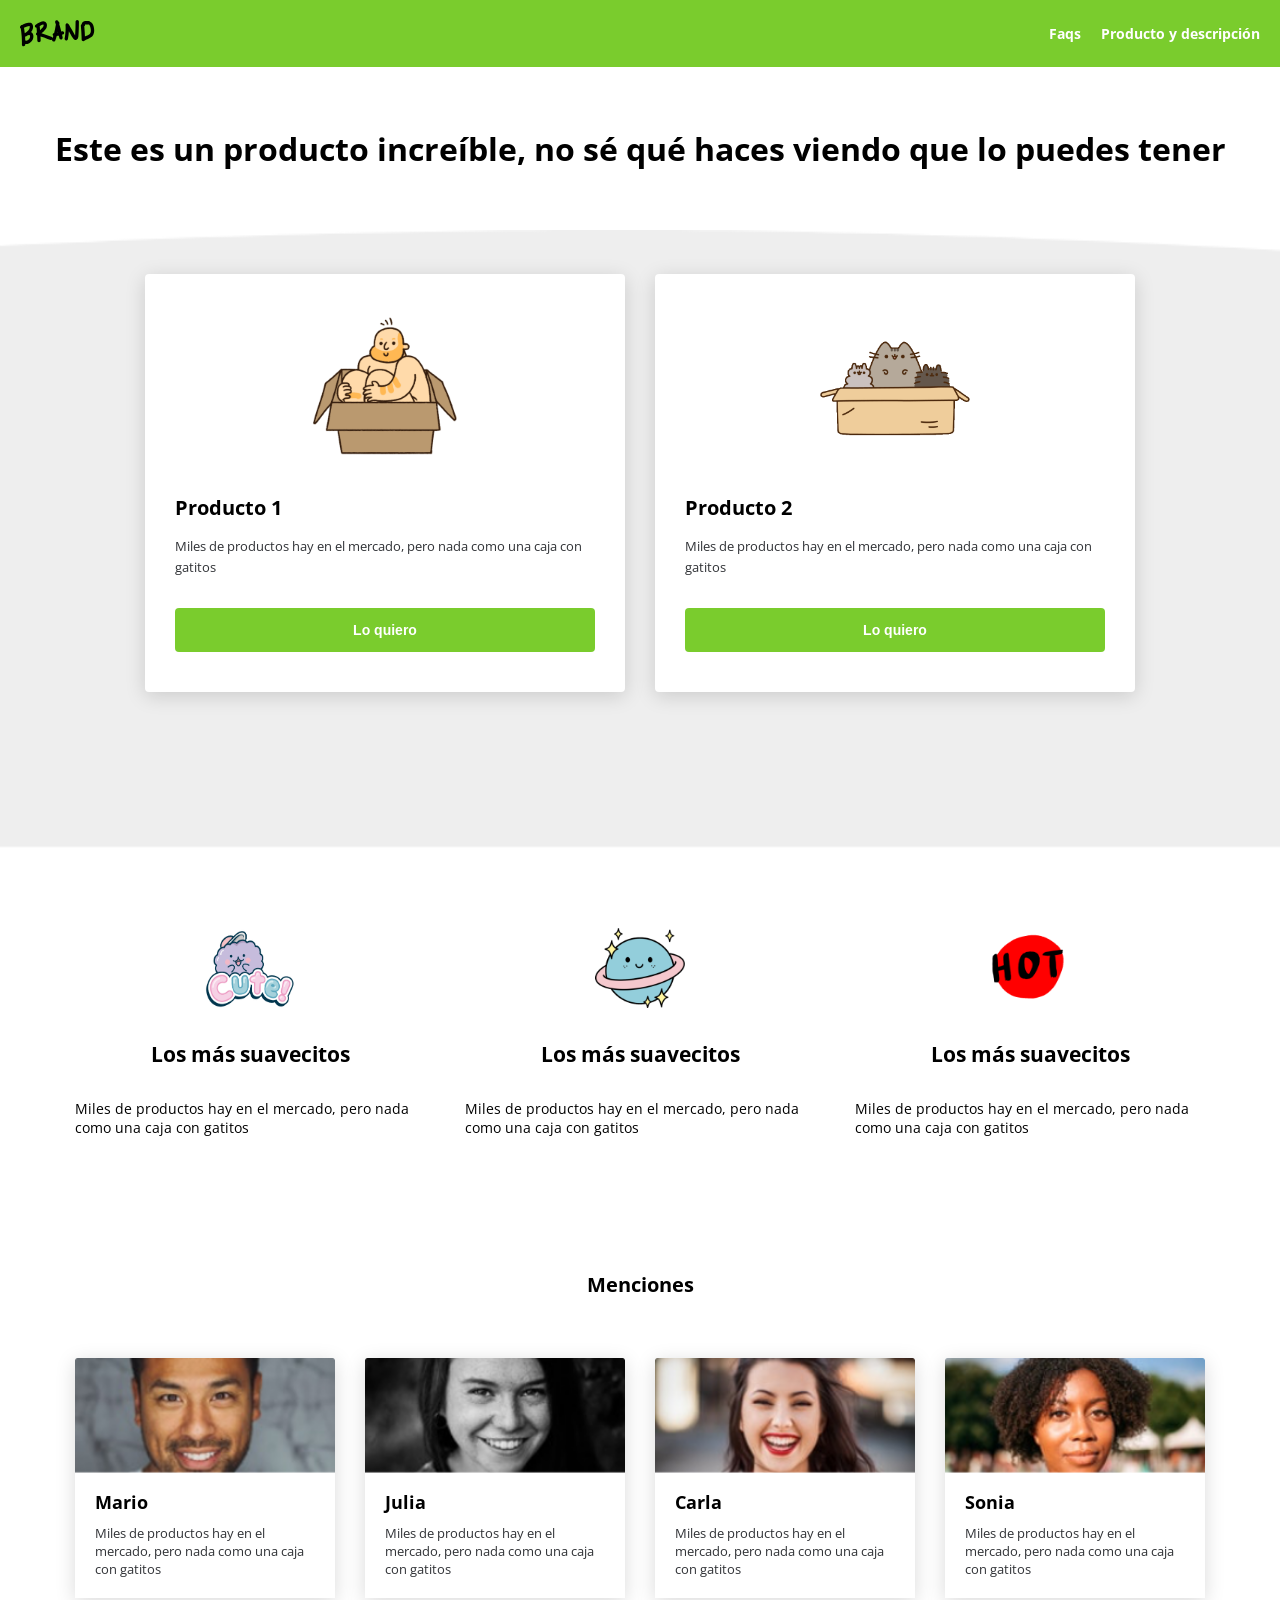
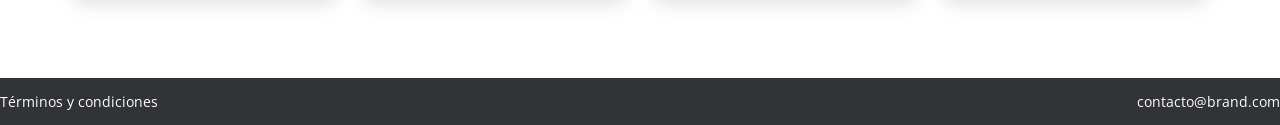
<file: index.html>
<!DOCTYPE html>
<html lang="es">
<head>
  <meta charset="UTF-8">
  <meta name="viewport" content="width=device-width, initial-scale=1.0">
  <meta http-equiv="X-UA-Compatible" content="ie=edge">
  <link rel="stylesheet" href="css/estilos.css">
  <title>Brand</title>
</head>
<body>

  <header>
    <nav>
      <img src="images/logo.png" alt="Logo Brand">
      <section class="nav_options">
        <ul>
          <li><a href="#">Faqs</a></li>
          <li><a href="#">Producto y descripción</a></li>
        </ul>
      </section>
    </nav>
  </header>
  
  <main>
    <section class="main_section"> 
      <h1>
        Este es un producto increíble, no sé qué haces viendo que lo puedes tener
      </h1>
    </section>

    <section class="products">  
      
      <article class="product">
        <img src="images/box1.png" alt="Caja Producto 1">
        <h1>Producto 1</h1>
        <p>Miles de productos hay en el mercado, pero nada como una caja con gatitos</p>
        <button class="main_button">Lo quiero</button>
      </article>
      
      <article class="product">
        <img src="images/box2.png" alt="Caja Producto 2">
        <h1>Producto 2</h1>
        <p>Miles de productos hay en el mercado, pero nada como una caja con gatitos</p>
        <button class="main_button">Lo quiero</button>
      </article>

    </section>

    <section class="imagenesDescriptivas">
        <article class="card">
          <img src="images/b1.png" alt="Emoji cute">
          <h2>Los más suavecitos</h2>
          <p>Miles de productos hay en el mercado, pero nada como una caja con gatitos</p>
        </article>

        <article class="card">
          <img src="images/b2.png" alt="Emoji mundo cute">
          <h2>Los más suavecitos</h2>
          <p>Miles de productos hay en el mercado, pero nada como una caja con gatitos</p>
        </article>

        <article class="card">
          <img src="images/b3.png" alt="Emoji t">
          <h2>Los más suavecitos</h2>
          <p>Miles de productos hay en el mercado, pero nada como una caja con gatitos</p>
        </article>
    </section>

    <section class="menciones">
      <h1>Menciones</h1>
    </section>
    
    <section class="personas">
      <article class="persona">
        <img src="images/p1.png" alt="Foto de Mario">
        <h2>Mario</h2>
        <p>Miles de productos hay en el mercado, pero nada como una caja con gatitos</p>
      </article>

      <article class="persona">
        <img src="images/p2.png" alt="Foto de Julia">
        <h2>Julia</h2>
        <p>Miles de productos hay en el mercado, pero nada como una caja con gatitos</p>
      </article>

      <article class="persona">
        <img src="images/p3.png" alt="Foto de Carla">
        <h2>Carla</h2>
        <p>Miles de productos hay en el mercado, pero nada como una caja con gatitos</p>
      </article>

      <article class="persona">
        <img src="images/p4.png" alt="Foto de Sonia">
        <h2>Sonia</h2>
        <p>Miles de productos hay en el mercado, pero nada como una caja con gatitos</p>
      </article>
    </section>
  </main>
 
  <footer>
    <section class="piePagina">
      <p>Términos y condiciones</p>
      <p>contacto@brand.com</p>
    </section>
  </footer>

  <script src="scripts/script.js"></script>
</body>
</html>
</file>
<file: css/estilos.css>
@import url('https://fonts.googleapis.com/css?family=Open+Sans:400,700');

:root{
  --green-color:#7ACC2D;
  --white-color:white;
  --black-color:#313337;
  --normal:14px;
  --space:20px;
  --box:0px 4px 20px rgba(0, 0, 0, 0.15);
  --radio-border: 2px 2px 0px 0px;
}

html,body{
  padding:0px;
  margin:0px;
  font-size: var(--normal);
  font-family: 'Open Sans', sans-serif;
  background-color: var(--white-color);
}

nav{
  display: flex;
  background-color: var(--green-color);
  padding: var(--space);
  color: var(--white-color);
  justify-content: space-between;
  align-items: center;
}

nav ul{
  display: flex;
  margin: 0;
  padding: 0;
}

nav li{
  padding-left: var(--space);
  list-style: none;
}

nav li a{
  color: var(--white-color);
  text-decoration: none;
  font-weight: bold;
}

nav li a:hover{
  color: var(--black-color);
}

.main_section{
  width: 100%;
  display: flex;
  flex-direction: column;
  align-items: center;
  text-align: center;
}

.main_section h1 {
  padding: 60px 40px;
  margin: 0;
  max-width: 100%;
  font-size: 32px;
}

.products{
  background-image: url("../images/curve.png");
  background-size: cover;
  background-repeat: no-repeat;
  background-position: center top;
  padding: 100px 40px;
  display: flex;
  justify-content: center;
  align-items: center;
  gap: 30px;
}

.product{
  background-color: var(--white-color);
  padding: 40px 30px;
  box-shadow: var(--box);
  border-radius: 4px;
  flex: 0 1 420px;
  max-width: 100%;
  display: flex;
  flex-direction: column;
  align-items: center;
  text-align: center;
  transform: translateY(-56px);
}

.product img {
  width: auto;
  max-width: 100%;
  height: auto;
  max-height: 160px;
  margin-bottom: 30px;
  display: flex;
  justify-content: center;
  align-items: flex-start;
}

.product h1 {
  margin: 0 0 15px 0;
  font-size: 20px;
  align-self: flex-start;
  text-align: left;
}

.product p {
  margin: 0 0 30px 0;
  font-size: 13px;
  color: var(--black-color);
  line-height: 1.6;
  text-align: left;
}

.main_button{
  background-color: var(--green-color);
  width: 100%;
  padding: 14px;
  font-size: var(--normal);
  color: var(--white-color);
  border:0;
  cursor: pointer;
  border-radius: 4px;
  font-weight: bold;
  margin-top: auto;
}

.main_button:hover{
  background-color: #629b2c;
}

.imagenesDescriptivas {
  display: flex;
  justify-content: center;
  align-items: flex-start;
  padding: 80px 40px;
  text-align: center;
  gap: 40px;
}

.card {
  flex: 0 1 350px;
  max-width: 100%;
  display: flex;
  flex-direction: column;
  align-items: center;
}

.imagenesDescriptivas img {
  width: 90px;
  height: 80px;
  margin-bottom: 15px;
}

.imagenesDescriptivas p {
  text-align: left;
}

.menciones h1{
  text-align: center;
  padding: 40px 0 60px 0;
  margin: 0;
  font-size: 20px;
}

.personas {
  display: flex;
  padding: 0px 40px 80px 40px;
  justify-content: center;
  gap: 30px;
}

.persona {
  background-color: var(--white-color);
  overflow: hidden;
  border-radius: var(--radio-border);
  box-shadow: var(--box);
  flex: 1;
  max-width: 260px;
  transition: transform 0.3s ease, box-shadow 0.3s ease;
}

.persona img {
  width: 100%;
  height: auto;
  display: block;
  border-bottom: 2px solid var(--white-color);
}

.persona h2 {
  font-size: 18px;
  padding: 15px 20px 0 20px;
  margin: 0;
}

.persona p {
  padding: 10px 20px 20px 20px;
  margin: 0;
  font-size: 13px;
  color: var(--black-color);
}

.persona:hover {
  transform: scale(1.03);
  box-shadow: 0px 12px 28px rgba(0,0,0,0.25);
}

.piePagina {
  display: flex;
  background-color: var(--black-color);
  justify-content: space-between;
  color: var(--white-color);
  height: 20%;
  text-align: center;
}
</file>
